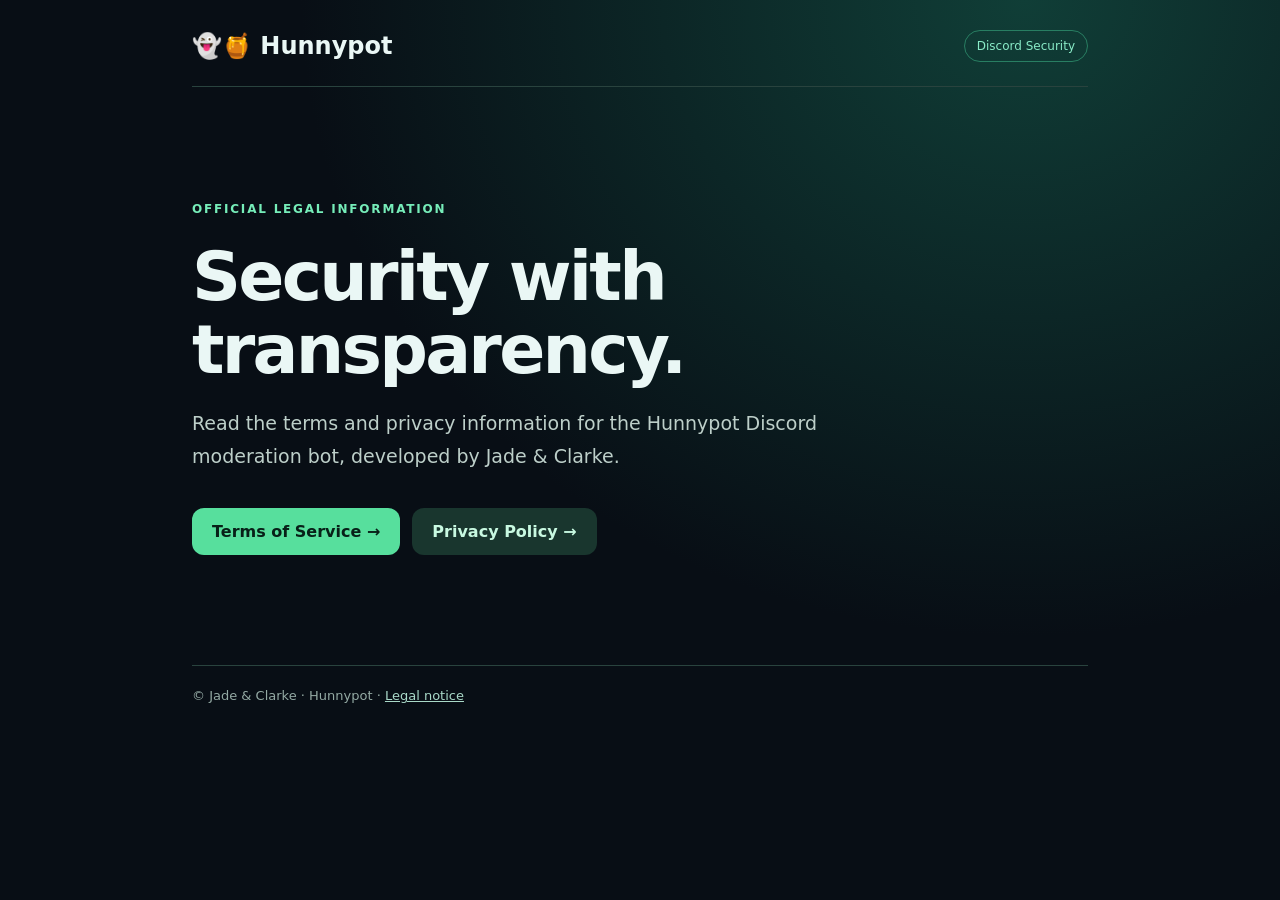
<file: index.html>
<!doctype html><html lang="en"><head><meta charset="utf-8"><meta name="viewport" content="width=device-width,initial-scale=1"><title>Hunnypot | Legal</title><link rel="stylesheet" href="style.css"></head><body><main><header><div class="brand">👻🍯 Hunnypot</div><span class="pill">Discord Security</span></header><section class="hero"><p class="eyebrow">OFFICIAL LEGAL INFORMATION</p><h1>Security with transparency.</h1><p>Read the terms and privacy information for the Hunnypot Discord moderation bot, developed by Jade & Clarke.</p><div class="actions"><a class="button" href="terms.html">Terms of Service →</a><a class="button secondary" href="privacy.html">Privacy Policy →</a></div></section><footer>© Jade & Clarke · Hunnypot <span>· <a href="https://jadeclarke.de/impressum/">Legal notice</a></span></footer></main></body></html>
</file>
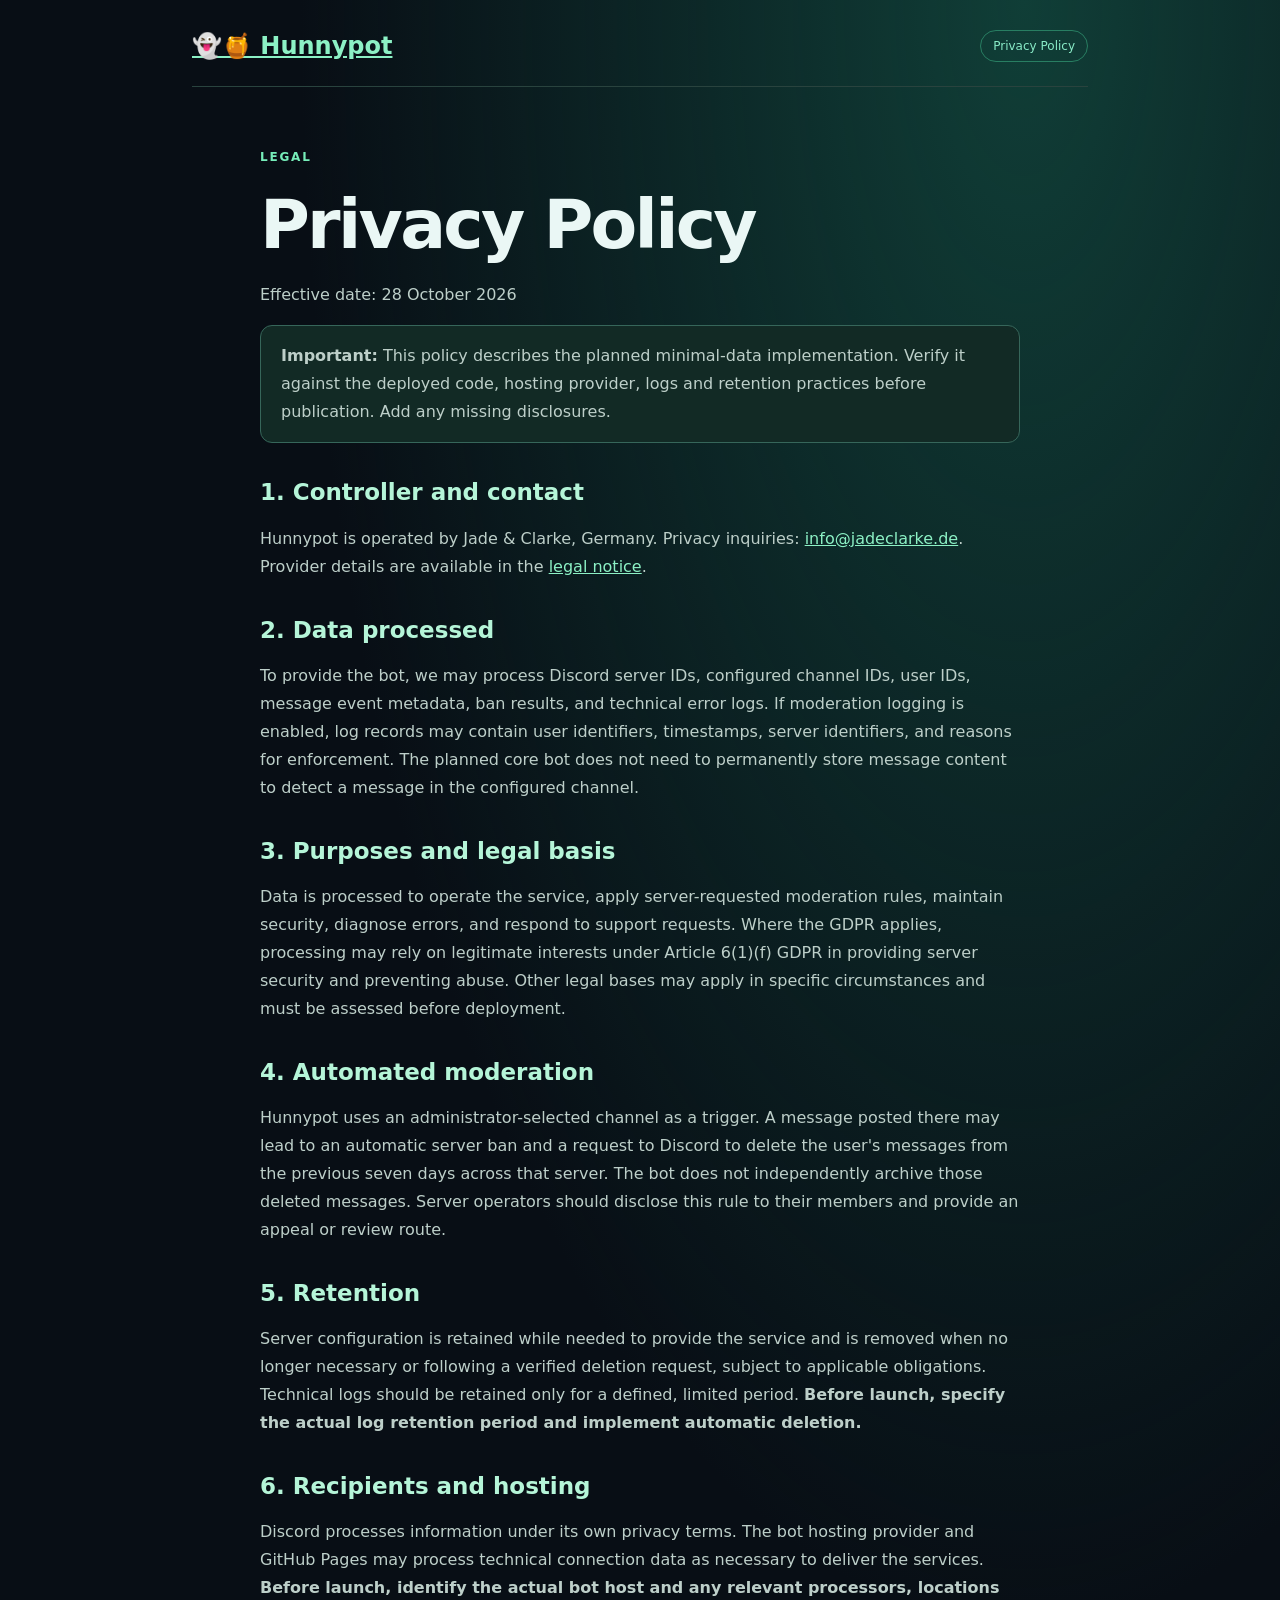
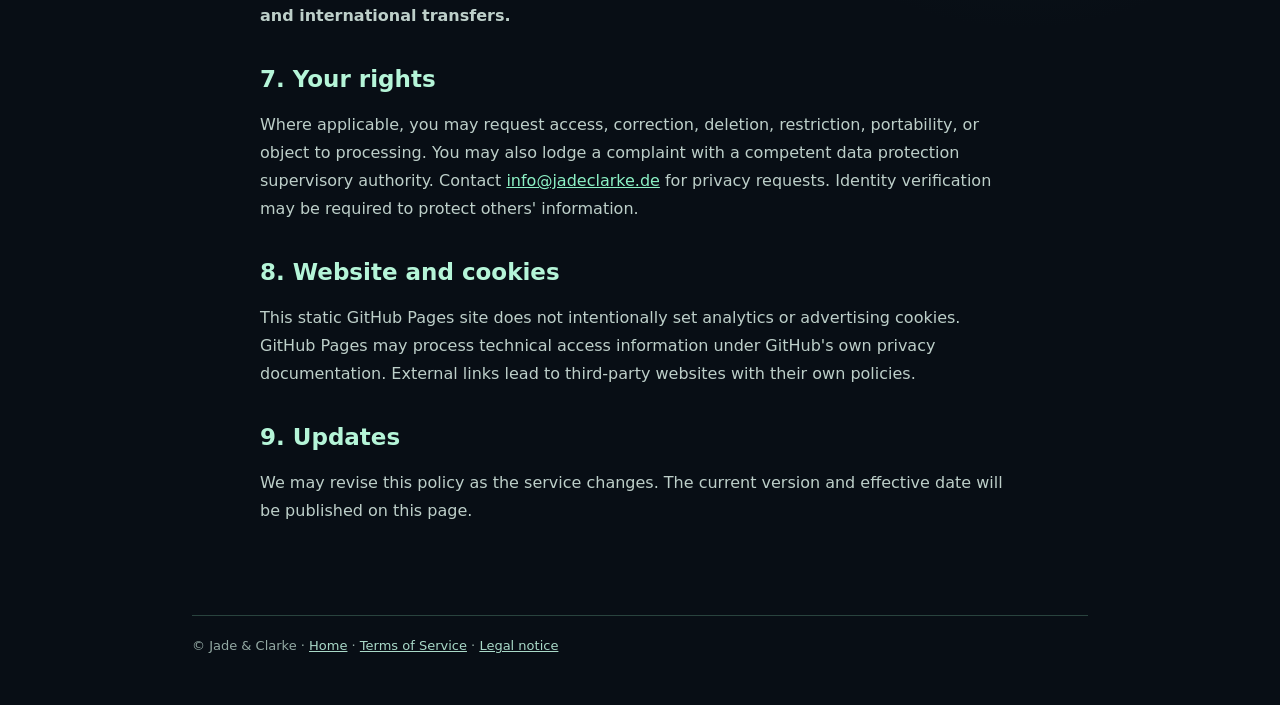
<file: privacy.html>
<!doctype html><html lang="en"><head><meta charset="utf-8"><meta name="viewport" content="width=device-width,initial-scale=1"><title>Privacy Policy | Hunnypot</title><link rel="stylesheet" href="style.css"></head><body><main><header><a class="brand" href="index.html">👻🍯 Hunnypot</a><span class="pill">Privacy Policy</span></header><article class="document"><p class="eyebrow">LEGAL</p><h1>Privacy Policy</h1><p>Effective date: 28 October 2026</p><p class="notice"><strong>Important:</strong> This policy describes the planned minimal-data implementation. Verify it against the deployed code, hosting provider, logs and retention practices before publication. Add any missing disclosures.</p><h2>1. Controller and contact</h2><p>Hunnypot is operated by Jade & Clarke, Germany. Privacy inquiries: <a href="mailto:info@jadeclarke.de">info@jadeclarke.de</a>. Provider details are available in the <a href="https://jadeclarke.de/impressum/">legal notice</a>.</p><h2>2. Data processed</h2><p>To provide the bot, we may process Discord server IDs, configured channel IDs, user IDs, message event metadata, ban results, and technical error logs. If moderation logging is enabled, log records may contain user identifiers, timestamps, server identifiers, and reasons for enforcement. The planned core bot does not need to permanently store message content to detect a message in the configured channel.</p><h2>3. Purposes and legal basis</h2><p>Data is processed to operate the service, apply server-requested moderation rules, maintain security, diagnose errors, and respond to support requests. Where the GDPR applies, processing may rely on legitimate interests under Article 6(1)(f) GDPR in providing server security and preventing abuse. Other legal bases may apply in specific circumstances and must be assessed before deployment.</p><h2>4. Automated moderation</h2><p>Hunnypot uses an administrator-selected channel as a trigger. A message posted there may lead to an automatic server ban and a request to Discord to delete the user's messages from the previous seven days across that server. The bot does not independently archive those deleted messages. Server operators should disclose this rule to their members and provide an appeal or review route.</p><h2>5. Retention</h2><p>Server configuration is retained while needed to provide the service and is removed when no longer necessary or following a verified deletion request, subject to applicable obligations. Technical logs should be retained only for a defined, limited period. <strong>Before launch, specify the actual log retention period and implement automatic deletion.</strong></p><h2>6. Recipients and hosting</h2><p>Discord processes information under its own privacy terms. The bot hosting provider and GitHub Pages may process technical connection data as necessary to deliver the services. <strong>Before launch, identify the actual bot host and any relevant processors, locations and international transfers.</strong></p><h2>7. Your rights</h2><p>Where applicable, you may request access, correction, deletion, restriction, portability, or object to processing. You may also lodge a complaint with a competent data protection supervisory authority. Contact <a href="mailto:info@jadeclarke.de">info@jadeclarke.de</a> for privacy requests. Identity verification may be required to protect others' information.</p><h2>8. Website and cookies</h2><p>This static GitHub Pages site does not intentionally set analytics or advertising cookies. GitHub Pages may process technical access information under GitHub's own privacy documentation. External links lead to third-party websites with their own policies.</p><h2>9. Updates</h2><p>We may revise this policy as the service changes. The current version and effective date will be published on this page.</p></article><footer>© Jade & Clarke · <a href="index.html">Home</a> · <a href="terms.html">Terms of Service</a> · <a href="https://jadeclarke.de/impressum/">Legal notice</a></footer></main></body></html>
</file>
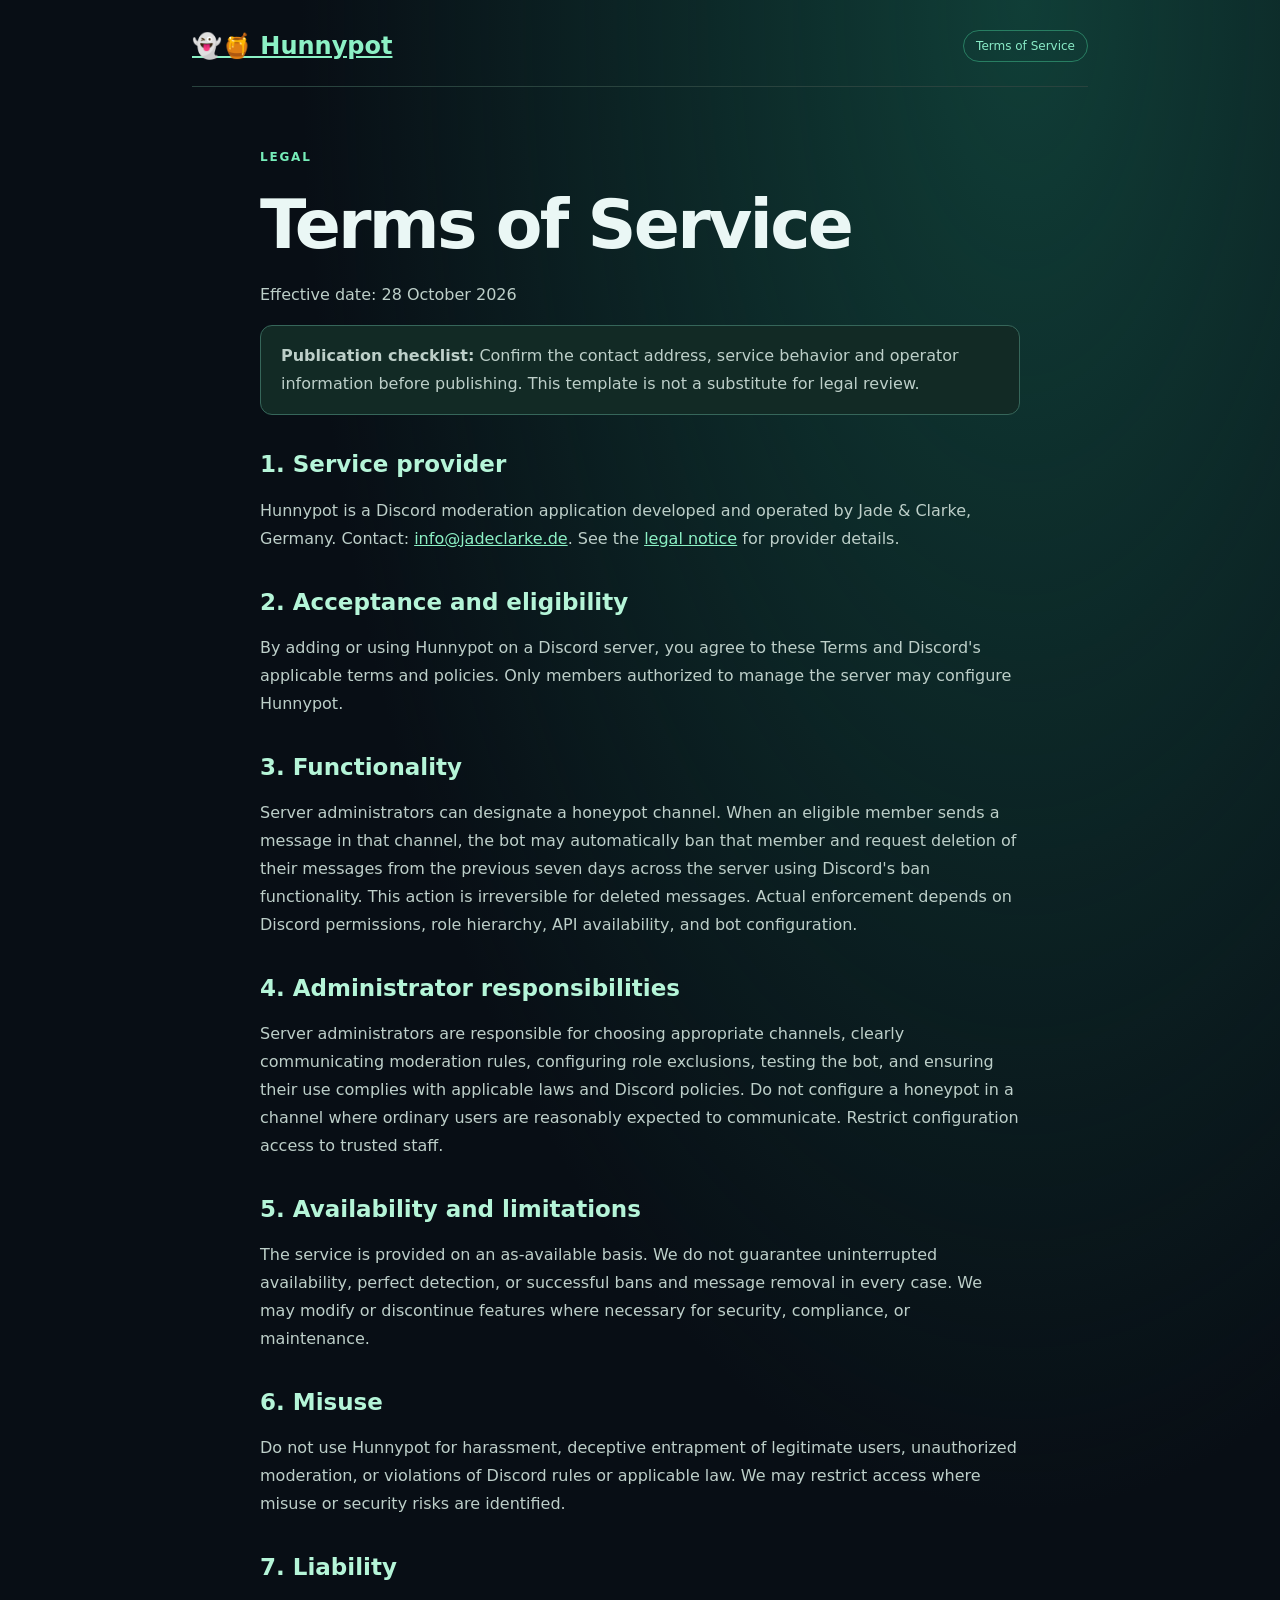
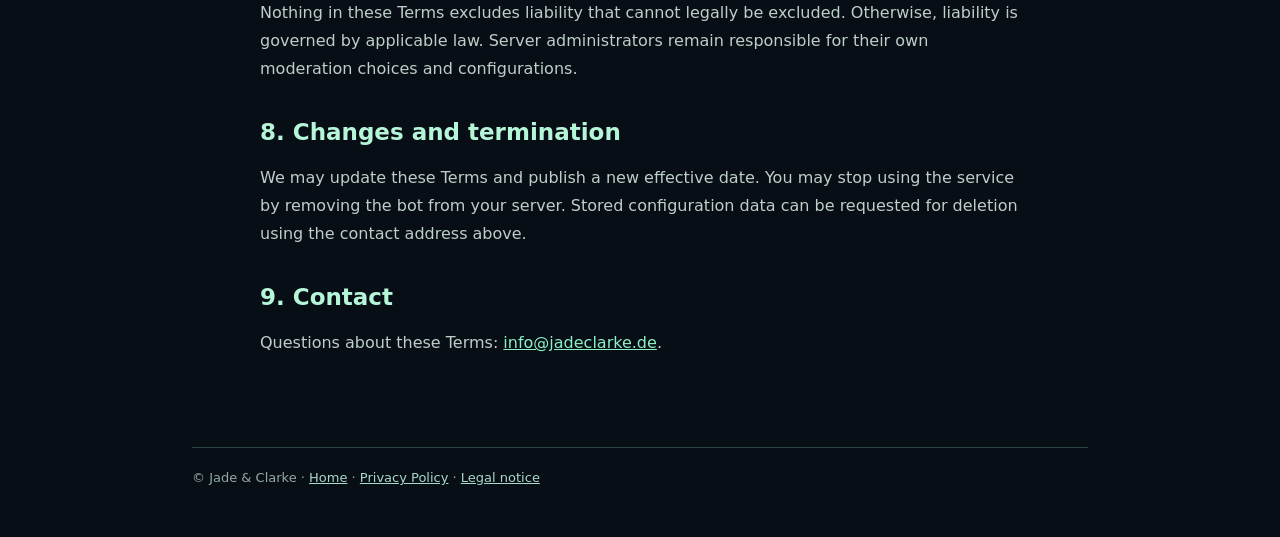
<file: terms.html>
<!doctype html><html lang="en"><head><meta charset="utf-8"><meta name="viewport" content="width=device-width,initial-scale=1"><title>Terms of Service | Hunnypot</title><link rel="stylesheet" href="style.css"></head><body><main><header><a class="brand" href="index.html">👻🍯 Hunnypot</a><span class="pill">Terms of Service</span></header><article class="document"><p class="eyebrow">LEGAL</p><h1>Terms of Service</h1><p>Effective date: 28 October 2026</p><p class="notice"><strong>Publication checklist:</strong> Confirm the contact address, service behavior and operator information before publishing. This template is not a substitute for legal review.</p><h2>1. Service provider</h2><p>Hunnypot is a Discord moderation application developed and operated by Jade & Clarke, Germany. Contact: <a href="mailto:info@jadeclarke.de">info@jadeclarke.de</a>. See the <a href="https://jadeclarke.de/impressum/">legal notice</a> for provider details.</p><h2>2. Acceptance and eligibility</h2><p>By adding or using Hunnypot on a Discord server, you agree to these Terms and Discord's applicable terms and policies. Only members authorized to manage the server may configure Hunnypot.</p><h2>3. Functionality</h2><p>Server administrators can designate a honeypot channel. When an eligible member sends a message in that channel, the bot may automatically ban that member and request deletion of their messages from the previous seven days across the server using Discord's ban functionality. This action is irreversible for deleted messages. Actual enforcement depends on Discord permissions, role hierarchy, API availability, and bot configuration.</p><h2>4. Administrator responsibilities</h2><p>Server administrators are responsible for choosing appropriate channels, clearly communicating moderation rules, configuring role exclusions, testing the bot, and ensuring their use complies with applicable laws and Discord policies. Do not configure a honeypot in a channel where ordinary users are reasonably expected to communicate. Restrict configuration access to trusted staff.</p><h2>5. Availability and limitations</h2><p>The service is provided on an as-available basis. We do not guarantee uninterrupted availability, perfect detection, or successful bans and message removal in every case. We may modify or discontinue features where necessary for security, compliance, or maintenance.</p><h2>6. Misuse</h2><p>Do not use Hunnypot for harassment, deceptive entrapment of legitimate users, unauthorized moderation, or violations of Discord rules or applicable law. We may restrict access where misuse or security risks are identified.</p><h2>7. Liability</h2><p>Nothing in these Terms excludes liability that cannot legally be excluded. Otherwise, liability is governed by applicable law. Server administrators remain responsible for their own moderation choices and configurations.</p><h2>8. Changes and termination</h2><p>We may update these Terms and publish a new effective date. You may stop using the service by removing the bot from your server. Stored configuration data can be requested for deletion using the contact address above.</p><h2>9. Contact</h2><p>Questions about these Terms: <a href="mailto:info@jadeclarke.de">info@jadeclarke.de</a>.</p></article><footer>© Jade & Clarke · <a href="index.html">Home</a> · <a href="privacy.html">Privacy Policy</a> · <a href="https://jadeclarke.de/impressum/">Legal notice</a></footer></main></body></html>
</file>
<file: style.css>
:root{color-scheme:dark;font-family:Inter,system-ui,-apple-system,Segoe UI,sans-serif;background:#080e15;color:#eaf7f5}*{box-sizing:border-box}body{margin:0;background:radial-gradient(ellipse at 80% 0%,#103e37 0%,transparent 50%),#080e15;min-height:100vh}main{max-width:940px;margin:auto;padding:30px 22px}header{display:flex;justify-content:space-between;align-items:center;border-bottom:1px solid #29433e;padding-bottom:24px}.brand{font-size:24px;font-weight:800}.pill{font-size:12px;color:#89ebc7;border:1px solid #287e62;border-radius:30px;padding:8px 12px}.hero{padding:100px 0 110px}.eyebrow{color:#76edb9;font-weight:700;letter-spacing:.15em;font-size:12px}h1{font-size:clamp(38px,6vw,68px);line-height:1.08;letter-spacing:-.04em;margin:20px 0}h2{font-size:23px;margin-top:36px;color:#b5f5d8}p,li{color:#bdcfc9;line-height:1.75}a{color:#8cf1c5}.hero>p:not(.eyebrow){font-size:19px;max-width:630px}.actions{display:flex;gap:12px;flex-wrap:wrap;margin-top:35px}.button{background:#57df9d;color:#082018;padding:14px 20px;border-radius:12px;text-decoration:none;font-weight:800}.button.secondary{background:#19362e;color:#c8f9e1}.document{max-width:760px;margin:60px auto 90px}.notice{padding:16px 20px;border:1px solid #36665a;border-radius:12px;background:#122a25}footer{padding:22px 0;border-top:1px solid #29433e;color:#94aaa4;font-size:13px}footer a{color:#a9d9c8}@media(max-width:480px){.hero{padding:70px 0}.brand{font-size:20px}}
</file>
